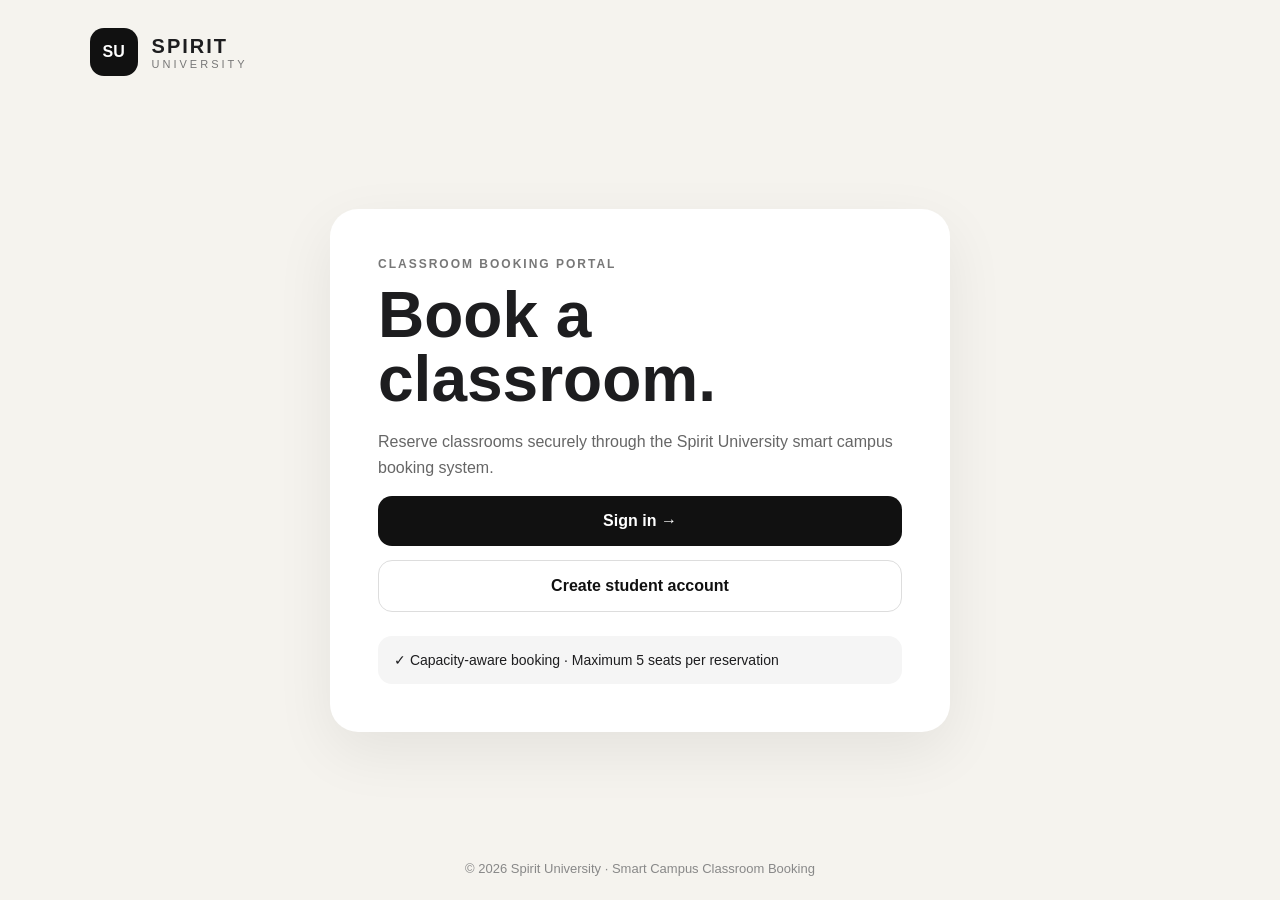
<file: index.html>
<!DOCTYPE html>
<html lang="en">
<head>
  <meta charset="UTF-8">
  <meta name="viewport" content="width=device-width, initial-scale=1.0">
  <title>Spirit University - Classroom Booking</title>
  <style>
    *{box-sizing:border-box}
    body{margin:0;font-family:Arial,Helvetica,sans-serif;background:#f5f3ee;color:#1d1d1f}
    .page{min-height:100vh;display:flex;flex-direction:column}
    header{padding:28px 7%;display:flex;align-items:center;gap:14px}
    .mark{width:48px;height:48px;border-radius:14px;background:#111;color:#fff;display:grid;place-items:center;font-weight:800}
    .brand{font-size:20px;font-weight:800;letter-spacing:2px}.sub{font-size:11px;letter-spacing:3px;color:#777}
    main{flex:1;display:grid;place-items:center;padding:40px 20px}
    .card{width:min(620px,100%);background:#fff;border-radius:28px;padding:48px;box-shadow:0 20px 60px #00000012}
    .eyebrow{font-size:12px;font-weight:700;letter-spacing:2px;color:#777}
    h1{font-size:clamp(38px,7vw,64px);line-height:1;margin:12px 0 18px}
    p{line-height:1.6;color:#666}
    .btn{display:flex;justify-content:center;align-items:center;text-decoration:none;border-radius:14px;padding:16px;margin-top:14px;font-weight:700}
    .primary{background:#111;color:#fff}.secondary{border:1px solid #ddd;color:#111}
    .info{margin-top:24px;padding:16px;border-radius:14px;background:#f5f5f5;font-size:14px}
    footer{text-align:center;padding:24px;color:#888;font-size:13px}
  </style>
</head>
<body>
<div class="page">
<header>
  <div class="mark">SU</div>
  <div><div class="brand">SPIRIT</div><div class="sub">UNIVERSITY</div></div>
</header>
<main>
<section class="card">
  <div class="eyebrow">CLASSROOM BOOKING PORTAL</div>
  <h1>Book a classroom.</h1>
  <p>Reserve classrooms securely through the Spirit University smart campus booking system.</p>
  <a class="btn primary" href="/login">Sign in →</a>
  <a class="btn secondary" href="/register">Create student account</a>
  <div class="info">✓ Capacity-aware booking · Maximum 5 seats per reservation</div>
</section>
</main>
<footer>© 2026 Spirit University · Smart Campus Classroom Booking</footer>
</div>
</body>
</html>
</file>
